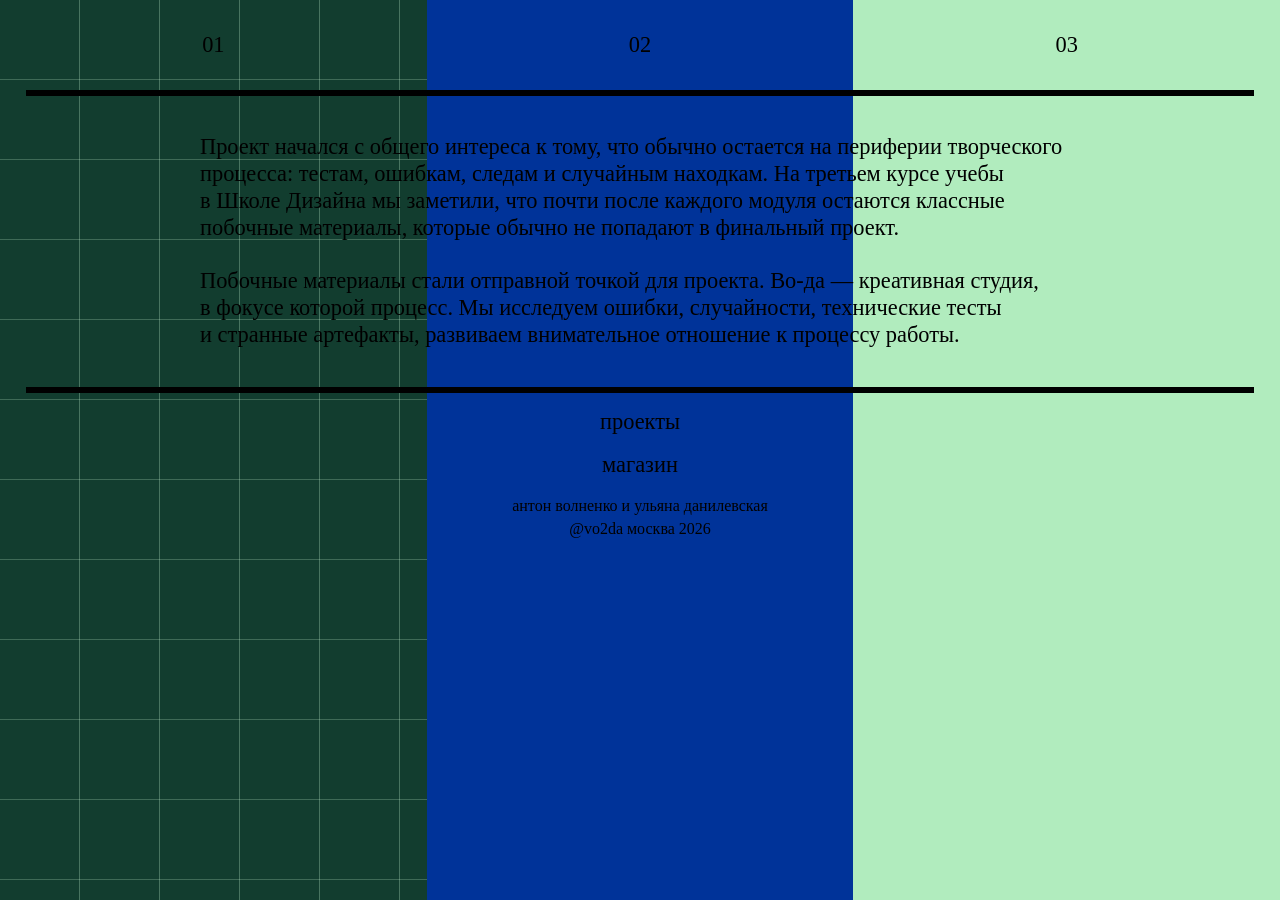
<file: index.html>
<!DOCTYPE html>
<html lang="ru">

<head>
    <meta charset="UTF-8">
    <meta name="viewport" content="width=device-width, initial-scale=1.0">
    <title>во-да</title>
    <link rel="icon" type="image/svg" href="/ico.svg">
    <link rel="stylesheet" href="./style.css?v=20260629">
</head>

<body>
    <style>
        .body__otherside,
        #nav__column--otherside {
            background-color: #123d2f;
            background-image:
                linear-gradient(rgba(210, 255, 220, 0.233) 1px, transparent 1px),
                linear-gradient(90deg, rgba(210, 255, 220, 0.283) 1px, transparent 1px),
                linear-gradient(rgba(210, 255, 220, 0.2) 0.5px, transparent 0.5px),
                linear-gradient(90deg, rgba(210, 255, 220, 0.2) 0.5px, transparent 0.5px);
            background-size: 5rem 5rem, 5rem 5rem, 1rem 1rem, 1rem 1rem;
            background-position: -1px -1px, -1px -1px, -0.5px -0.5px, -0.5px -0.5px;
        }

        .body__luminescent,
        #nav__column--luminescent {
            background-color: #B1ECBE;
        }

        .body__europe,
        #nav__column--europe {
            background-color: #003399;
        }
    </style>
    <nav>
        <section id="nav__column--otherside">
            <a href="/otherside.html">01</a>
        </section>

        <section id="nav__column--europe">
            <a href="/europe.html">02</a>
        </section>

        <section id="nav__column--luminescent">
            <a href="/luminescent.html">03</a>
        </section>
    </nav>
    <div class="main">
        <hr>
        <p>Проект начался с&nbsp;общего интереса к&nbsp;тому, что обычно остается на&nbsp;периферии творческого
            процесса: тестам, ошибкам, следам и&nbsp;случайным находкам. На&nbsp;третьем курсе учебы в&nbsp;Школе
            Дизайна мы&nbsp;заметили, что почти после каждого модуля остаются классные побочные материалы, которые
            обычно не&nbsp;попадают в&nbsp;финальный проект.<br />
            <br />
            Побочные материалы стали отправной точкой для проекта. Во-да &mdash; креативная студия, в&nbsp;фокусе
            которой
            процесс. Мы&nbsp;исследуем ошибки, случайности, технические тесты и&nbsp;странные артефакты, развиваем
            внимательное отношение к&nbsp;процессу работы.
        </p>
        <hr>
        <footer>
            <a href="/index.html">проекты</a>
            <a href="/shop.html">магазин</a>
            <h3>антон волненко и ульяна данилевская<br>@vo2da москва 2026
            </h3>
        </footer>
    </div>
</body>
</file>
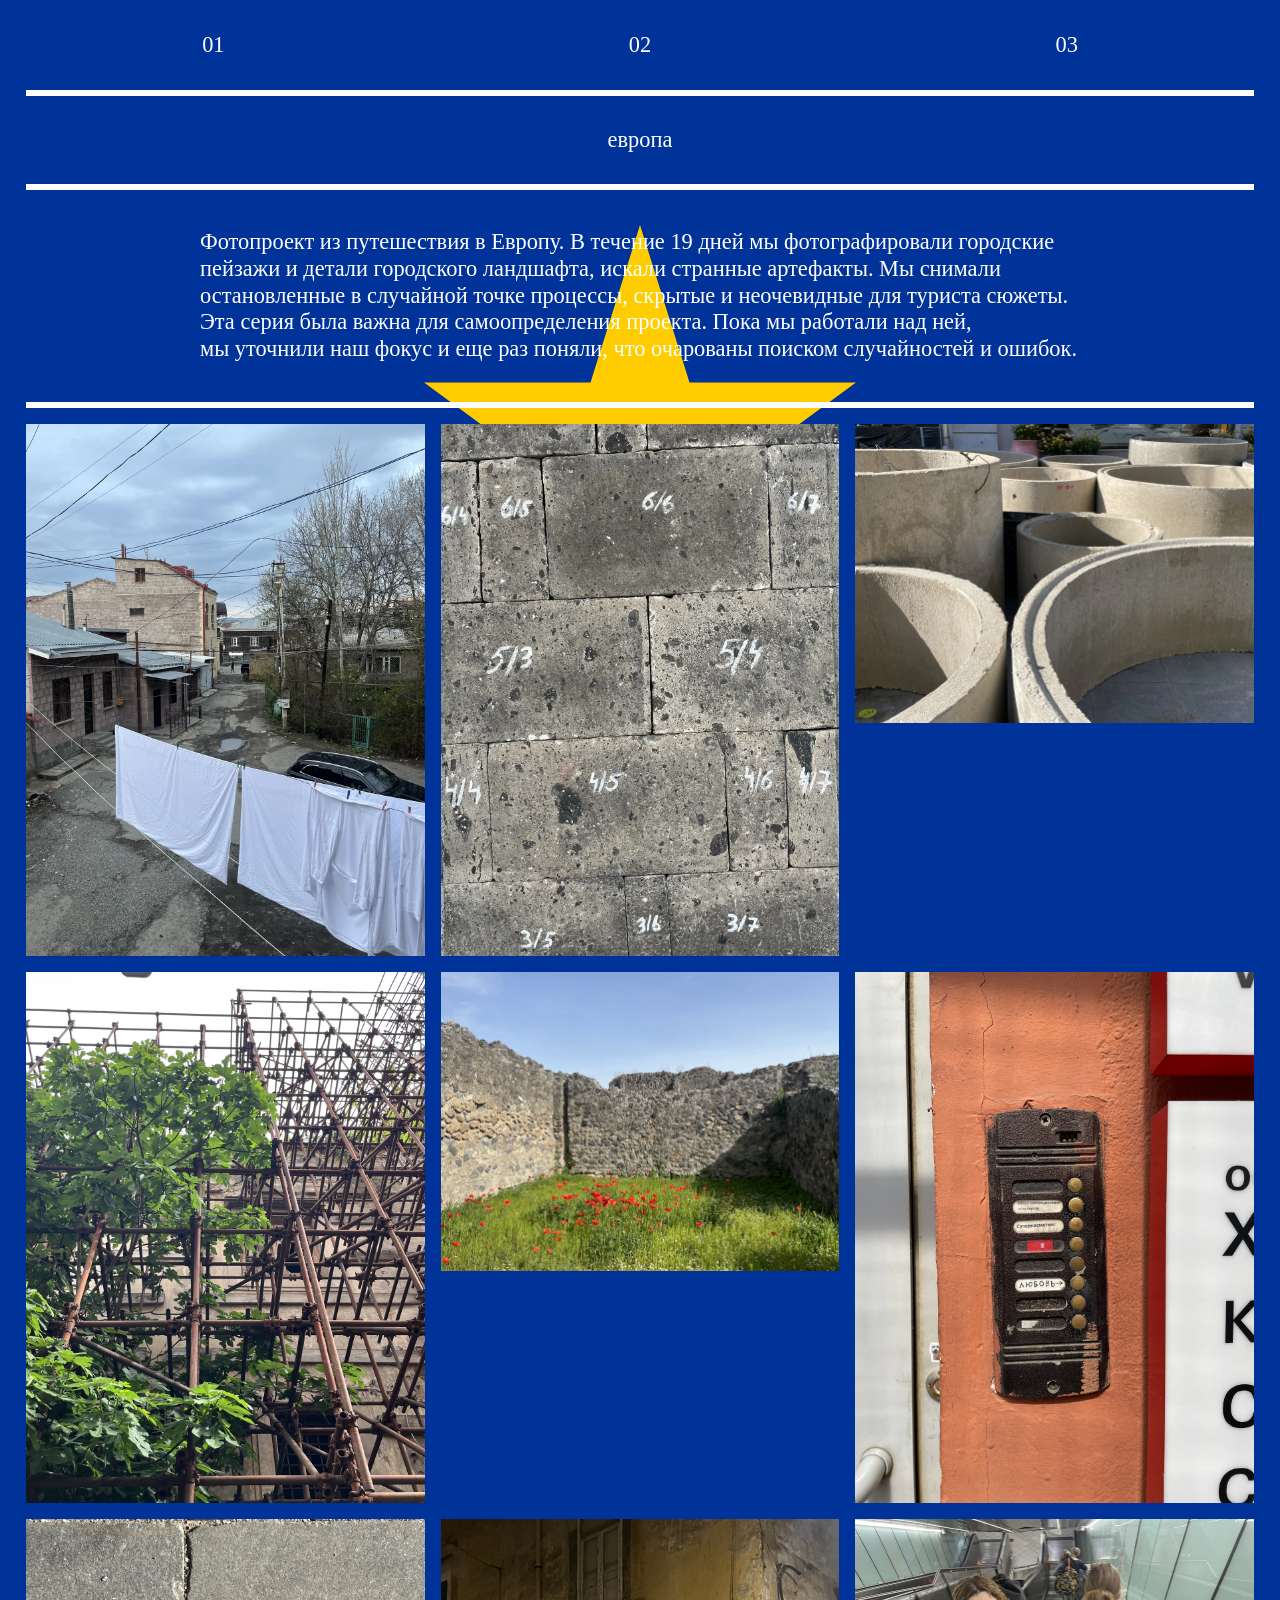
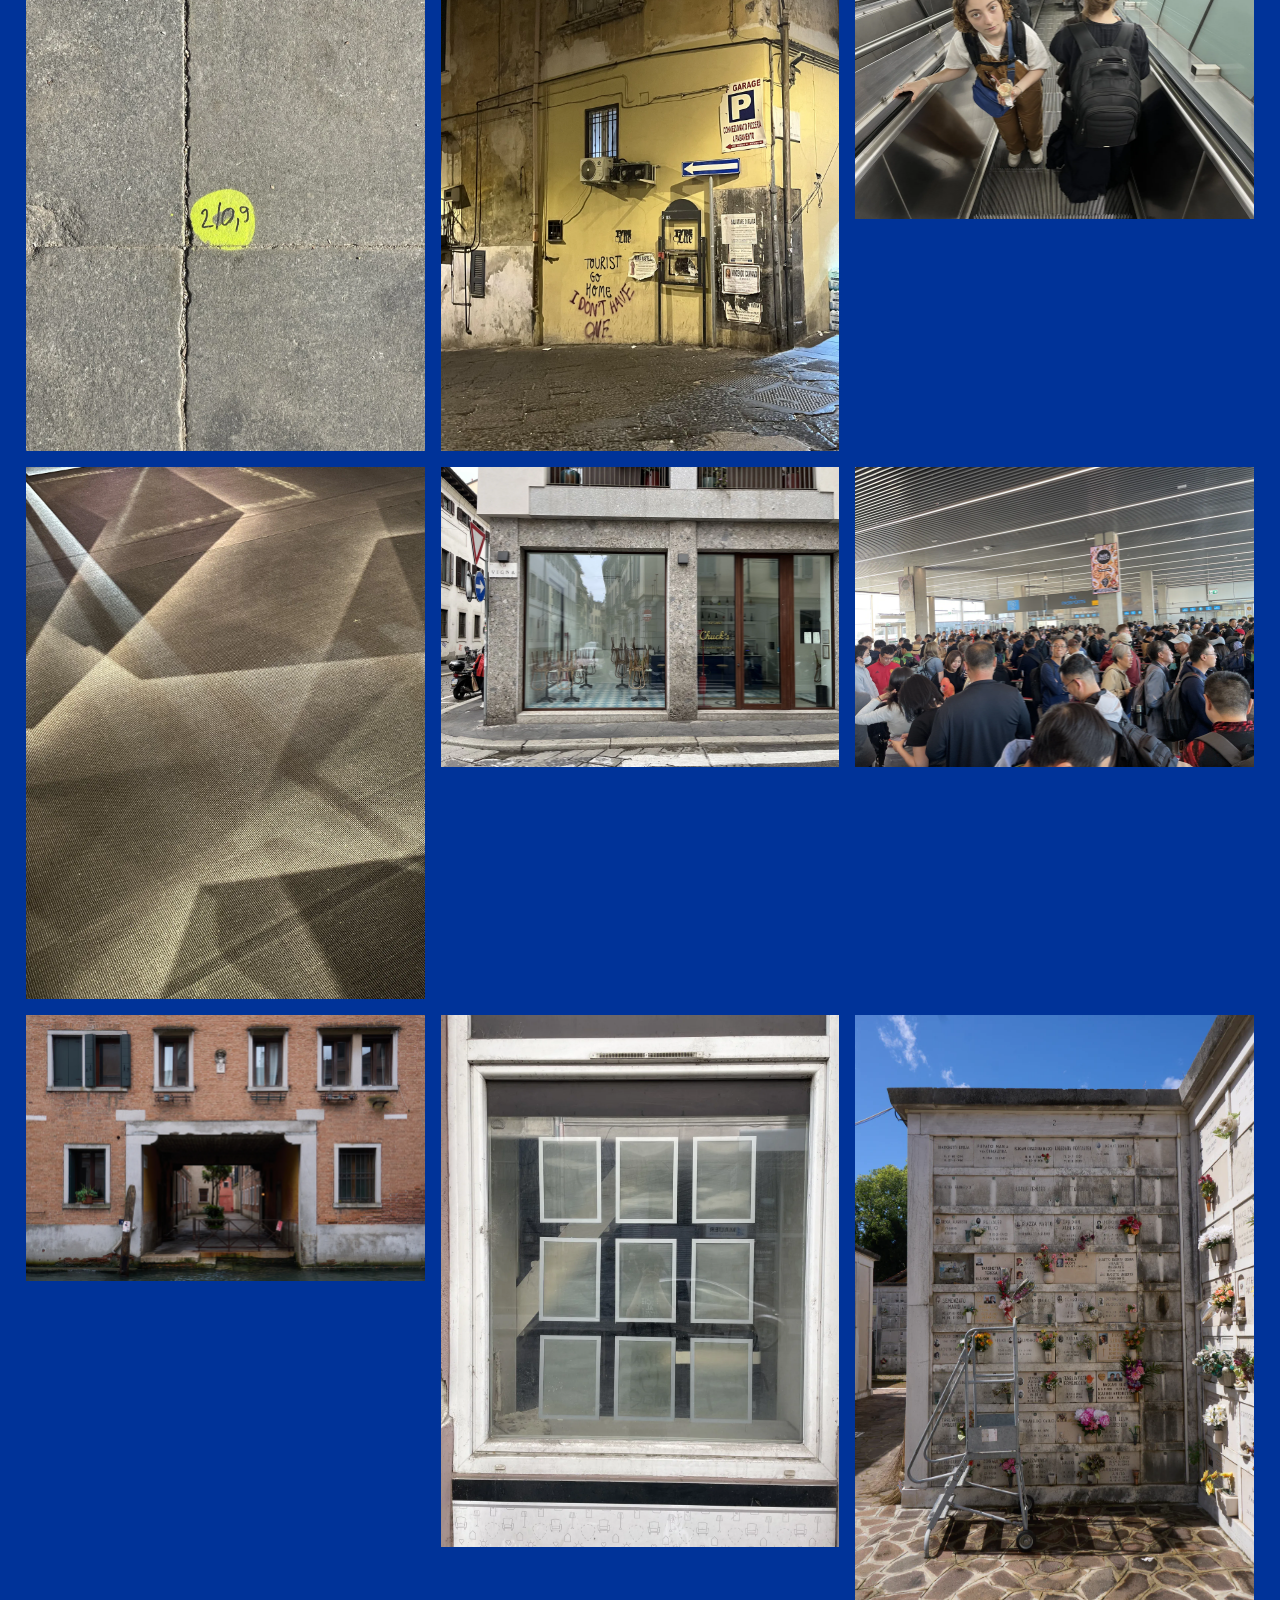
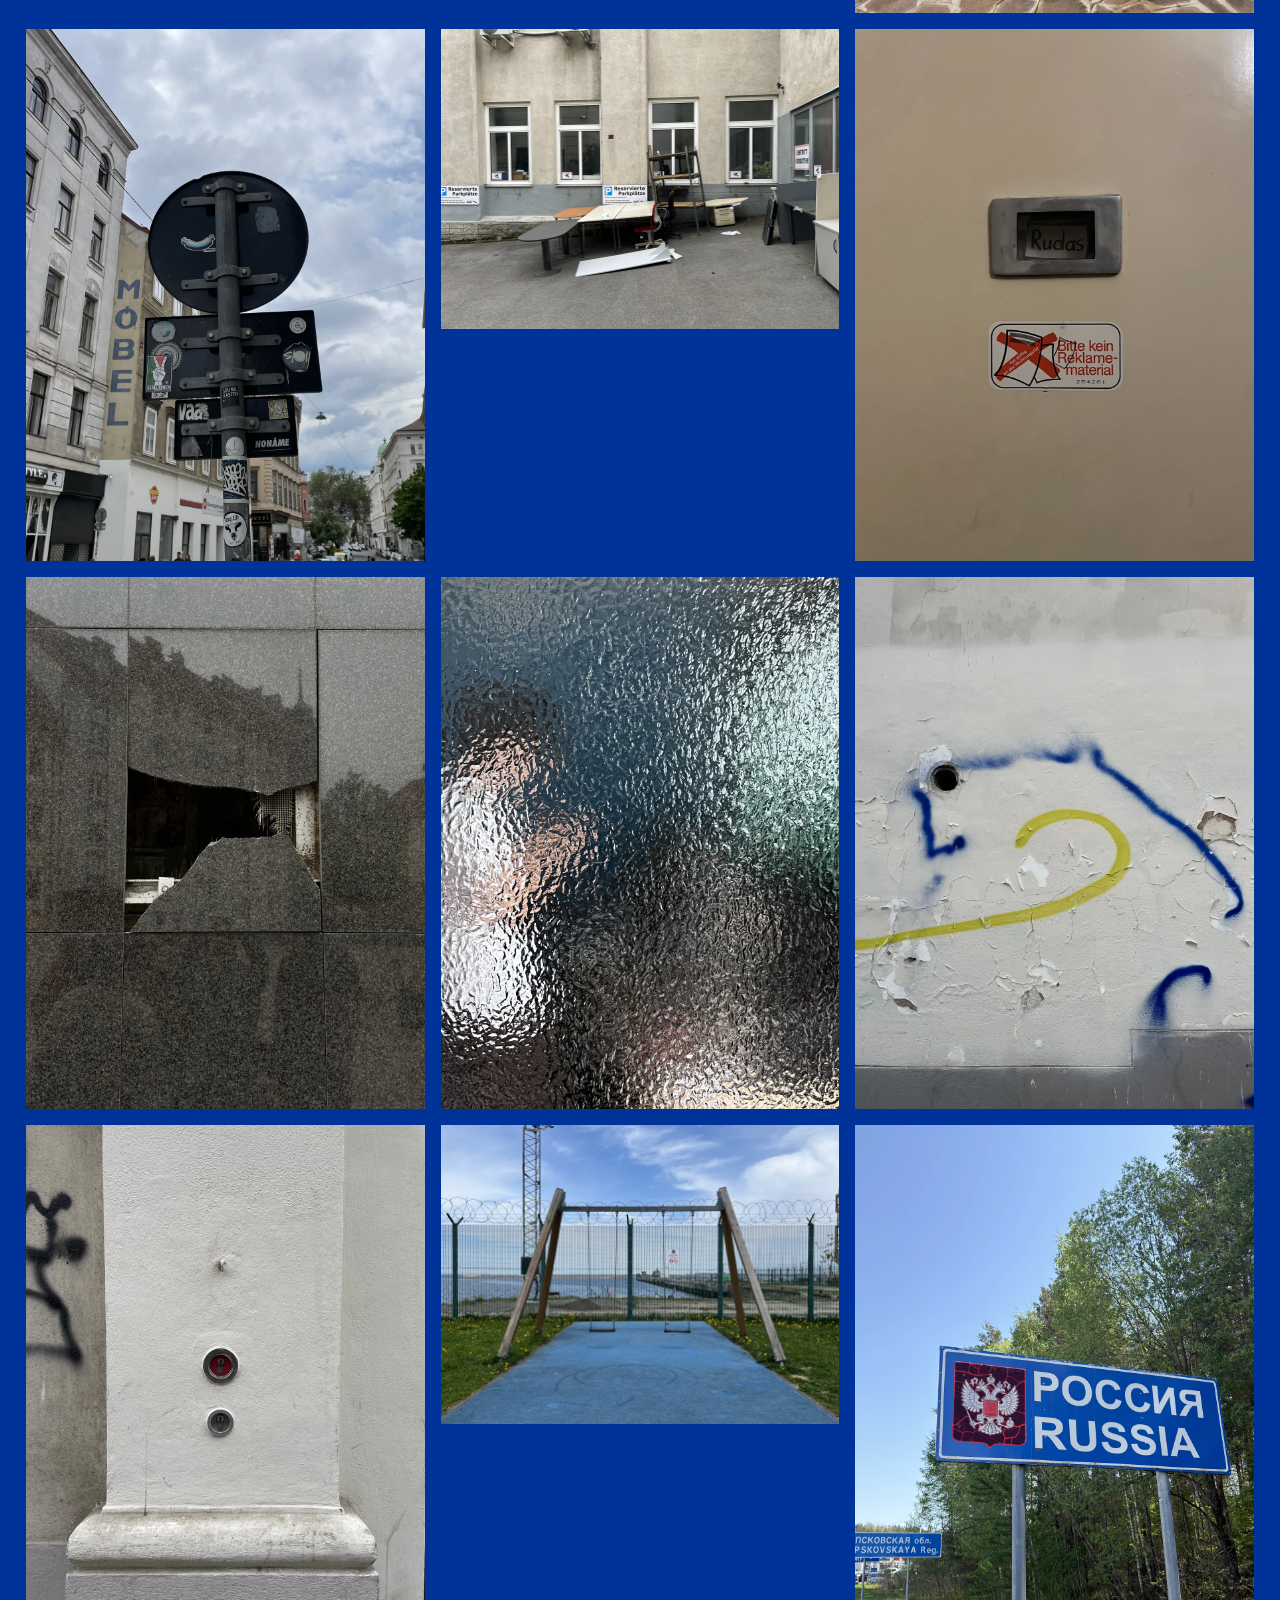
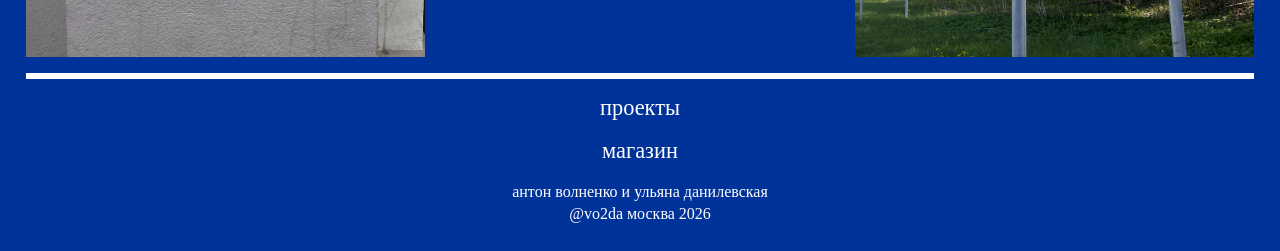
<file: europe.html>
<!DOCTYPE html>
<html lang="ru">

<head>
    <meta charset="UTF-8">
    <meta name="viewport" content="width=device-width, initial-scale=1.0">
    <title>во-да</title>
    <link rel="icon" type="image/svg" href="/ico.svg">
    <link rel="stylesheet" href="./style.css?v=20260629">
</head>

<body class="body__europe">
    <div class="europe-star" aria-hidden="true"></div>
    <nav>
        <section id="nav__column--otherside">
            <a href="/otherside.html">01</a>
        </section>

        <section id="nav__column--europe">
            <a href="/europe.html">02</a>
        </section>

        <section id="nav__column--luminescent">
            <a href="/luminescent.html">03</a>
        </section>
    </nav>
    <div class="main">
        <hr>
        <h1>европа</h1>
        <hr>
        <p>Фотопроект из&nbsp;путешествия в&nbsp;Европу. В&nbsp;течение 19&nbsp;дней
            мы&nbsp;фотографировали городские пейзажи и&nbsp;детали городского ландшафта, искали странные артефакты.
            Мы&nbsp;снимали остановленные в&nbsp;случайной точке процессы, скрытые и&nbsp;неочевидные для туриста
            сюжеты. Эта серия была важна для самоопределения проекта. Пока мы&nbsp;работали над ней, мы&nbsp;уточнили
            наш фокус и&nbsp;еще раз поняли, что очарованы поиском случайностей и&nbsp;ошибок.</p>
        <hr>
        <div class="main__grid">
            <img src="projects/europe/03-a.webp?v=20260629" width="1200" height="1600" loading="lazy" decoding="async">
            <img src="projects/europe/05-a.webp?v=20260629" width="1200" height="1600" loading="lazy" decoding="async">
            <img src="projects/europe/06-u.webp?v=20260629" width="1600" height="1200" loading="lazy" decoding="async">
            <img src="projects/europe/06-a.webp?v=20260629" width="1200" height="1600" loading="lazy" decoding="async">
            <img src="projects/europe/07-a.webp?v=20260629" width="1600" height="1200" loading="lazy" decoding="async">
            <img src="projects/europe/05-u.webp?v=20260629" width="1200" height="1600" loading="lazy" decoding="async">
            <img src="projects/europe/07-u.webp?v=20260629" width="1200" height="1600" loading="lazy" decoding="async">
            <img src="projects/europe/08-a.webp?v=20260629" width="1200" height="1600" loading="lazy" decoding="async">
            <img src="projects/europe/09-a.webp?v=20260629" width="1600" height="1200" loading="lazy" decoding="async">
            <img src="projects/europe/13-a.webp?v=20260629" width="1200" height="1600" loading="lazy" decoding="async">
            <img src="projects/europe/10-a.webp?v=20260629" width="1600" height="1200" loading="lazy" decoding="async">
            <img src="projects/europe/10-u.webp?v=20260629" width="1600" height="1200" loading="lazy" decoding="async">
            <img src="projects/europe/11-a.webp?v=20260629" width="1600" height="1067" loading="lazy" decoding="async">
            <img src="projects/europe/11-u.webp?v=20260629" width="1200" height="1600" loading="lazy" decoding="async">
            <img src="projects/europe/12-a.webp?v=20260629" width="1067" height="1600" loading="lazy" decoding="async">
            <img src="projects/europe/13-u.webp?v=20260629" width="1200" height="1600" loading="lazy" decoding="async">
            <img src="projects/europe/14-a.webp?v=20260629" width="1600" height="1200" loading="lazy" decoding="async">
            <img src="projects/europe/14-u.webp?v=20260629" width="1200" height="1600" loading="lazy" decoding="async">
            <img src="projects/europe/15-u.webp?v=20260629" width="1200" height="1600" loading="lazy" decoding="async">
            <img src="projects/europe/16-a.webp?v=20260629" width="1200" height="1600" loading="lazy" decoding="async">
            <img src="projects/europe/17-a.webp?v=20260629" width="1200" height="1600" loading="lazy" decoding="async">
            <img src="projects/europe/17-u.webp?v=20260629" width="1200" height="1600" loading="lazy" decoding="async">
            <img src="projects/europe/18-a.webp?v=20260629" width="1600" height="1200" loading="lazy" decoding="async">
            <img src="projects/europe/19-a.webp?v=20260629" width="1200" height="1600" loading="lazy" decoding="async">
        </div>
        <hr>
        <footer>
            <a href="/index.html">проекты</a>
            <a href="/shop.html">магазин</a>
            <h3>антон волненко и ульяна данилевская<br>@vo2da москва 2026
            </h3>
        </footer>
    </div>
    <script>
        (() => {
            const star = document.querySelector('.europe-star');
            if (!star) return;

            const slowPlusSpeed = 0.1;
            let ticking = false;

            const rotateStar = () => {
                star.style.setProperty('--europe-star-rotation', `${window.scrollY * slowPlusSpeed}deg`);
                ticking = false;
            };

            window.addEventListener('scroll', () => {
                if (!ticking) {
                    window.requestAnimationFrame(rotateStar);
                    ticking = true;
                }
            }, { passive: true });

            rotateStar();
        })();
    </script>
</body>
</file>
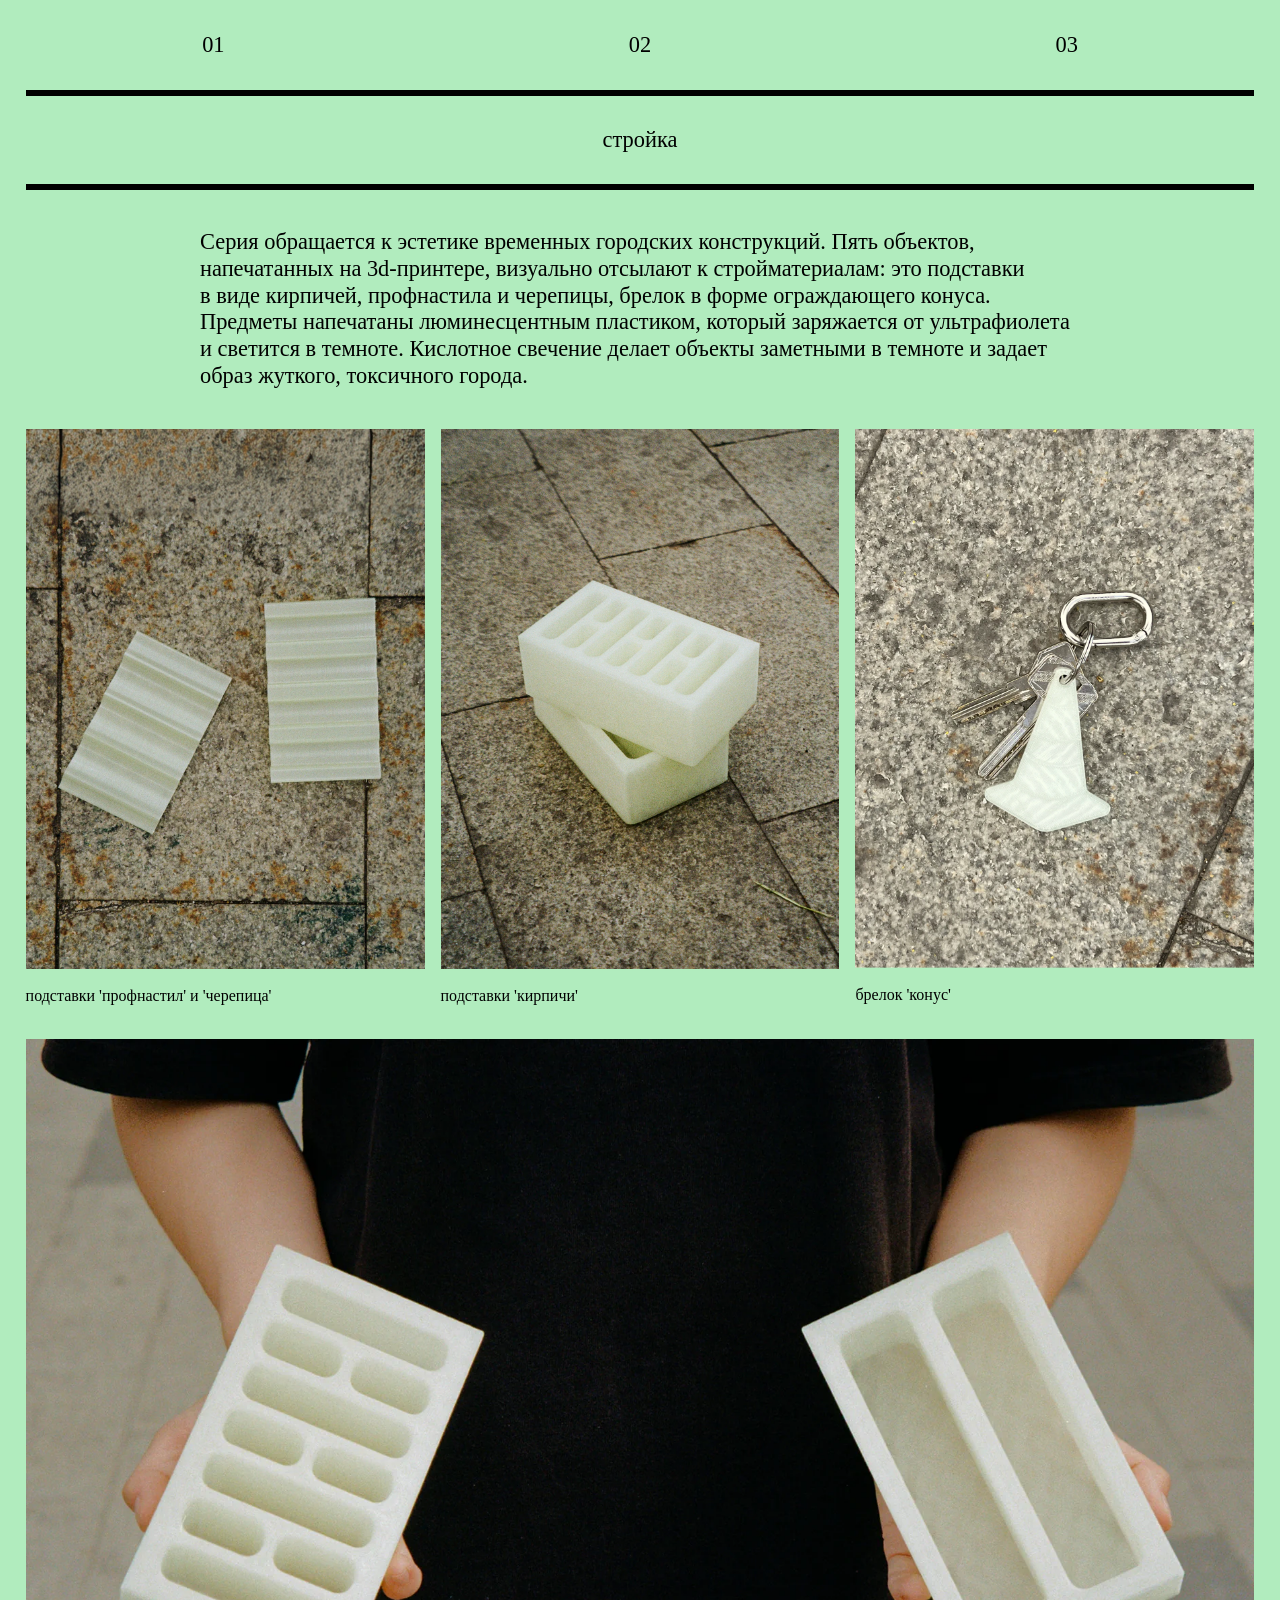
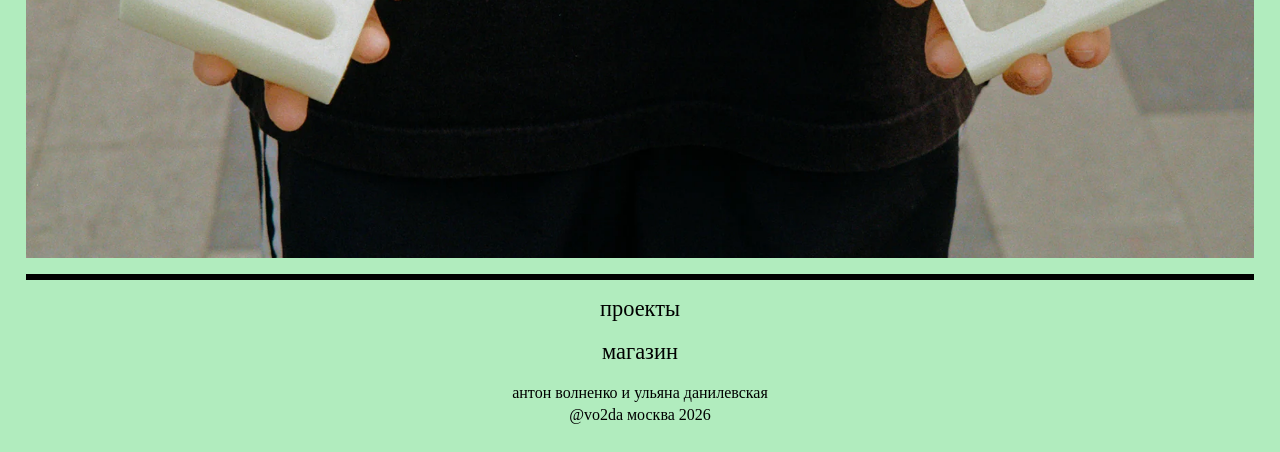
<file: luminescent.html>
<!DOCTYPE html>
<html lang="ru">

<head>
    <meta charset="UTF-8">
    <meta name="viewport" content="width=device-width, initial-scale=1.0">
    <title>во-да</title>
    <link rel="icon" type="image/svg" href="/ico.svg">
    <link rel="stylesheet" href="./style.css?v=20260629">
</head>

<body class="body__luminescent">
    <nav>
        <section id="nav__column--otherside">
            <a href="/otherside.html">01</a>
        </section>

        <section id="nav__column--europe">
            <a href="/europe.html">02</a>
        </section>

        <section id="nav__column--luminescent">
            <a href="/luminescent.html">03</a>
        </section>
    </nav>
    <div class="main">
        <hr>
        <h1>стройка</h1>
        <hr>
        <p>Серия обращается к&nbsp;эстетике временных городских конструкций. Пять объектов, напечатанных
            на&nbsp;3d-принтере, визуально
            отсылают к&nbsp;стройматериалам: это подставки в&nbsp;виде кирпичей, профнастила и&nbsp;черепицы, брелок
            в&nbsp;форме ограждающего конуса. Предметы напечатаны люминесцентным пластиком, который заряжается
            от&nbsp;ультрафиолета и&nbsp;светится в&nbsp;темноте. Кислотное свечение делает объекты заметными
            в&nbsp;темноте
            и&nbsp;задает образ жуткого, токсичного города.</p>

        <div class="main__grid">
            <article>
                <img src="./pics/003126070038 1.webp?v=20260629" width="1186" height="1606" loading="lazy" decoding="async">
                <h3>подставки 'профнастил' и 'черепица'</h3>
            </article>
            <article>
                <img src="./pics/003126070037 1.webp?v=20260629" width="1186" height="1606" loading="lazy" decoding="async">
                <h3>подставки 'кирпичи'</h3>
            </article>
            <article>
                <img src="./pics/IMG_7921 1.webp?v=20260629" width="1186" height="1604" loading="lazy" decoding="async">
                <h3>брелок 'конус'</h3>
            </article>
        </div>
        <img src="./pics/003126070038 2.webp?v=20260629" width="1800" height="1200" loading="lazy" decoding="async">
        <hr>
        <footer>
            <a href="/index.html">проекты</a>
            <a href="/shop.html">магазин</a>
            <h3>антон волненко и ульяна данилевская<br>@vo2da москва 2026
            </h3>
        </footer>
    </div>
</body>
</file>
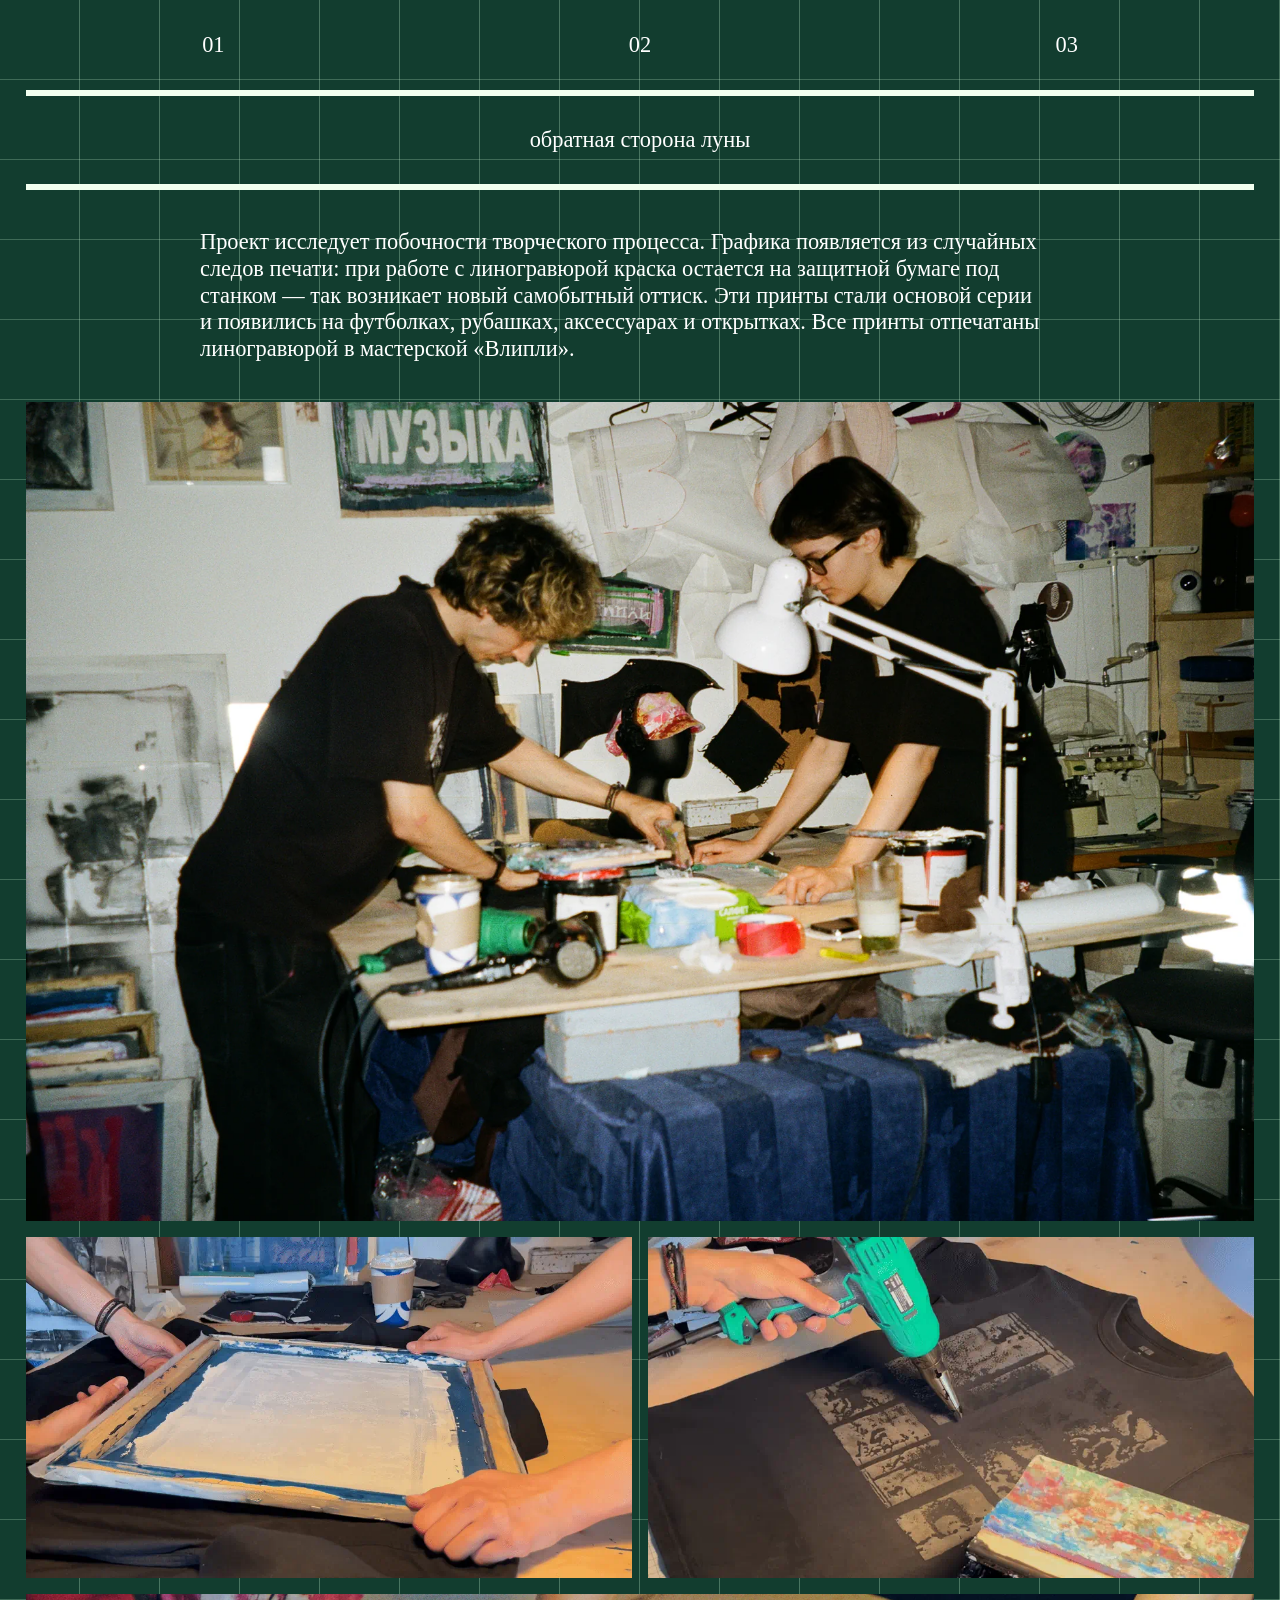
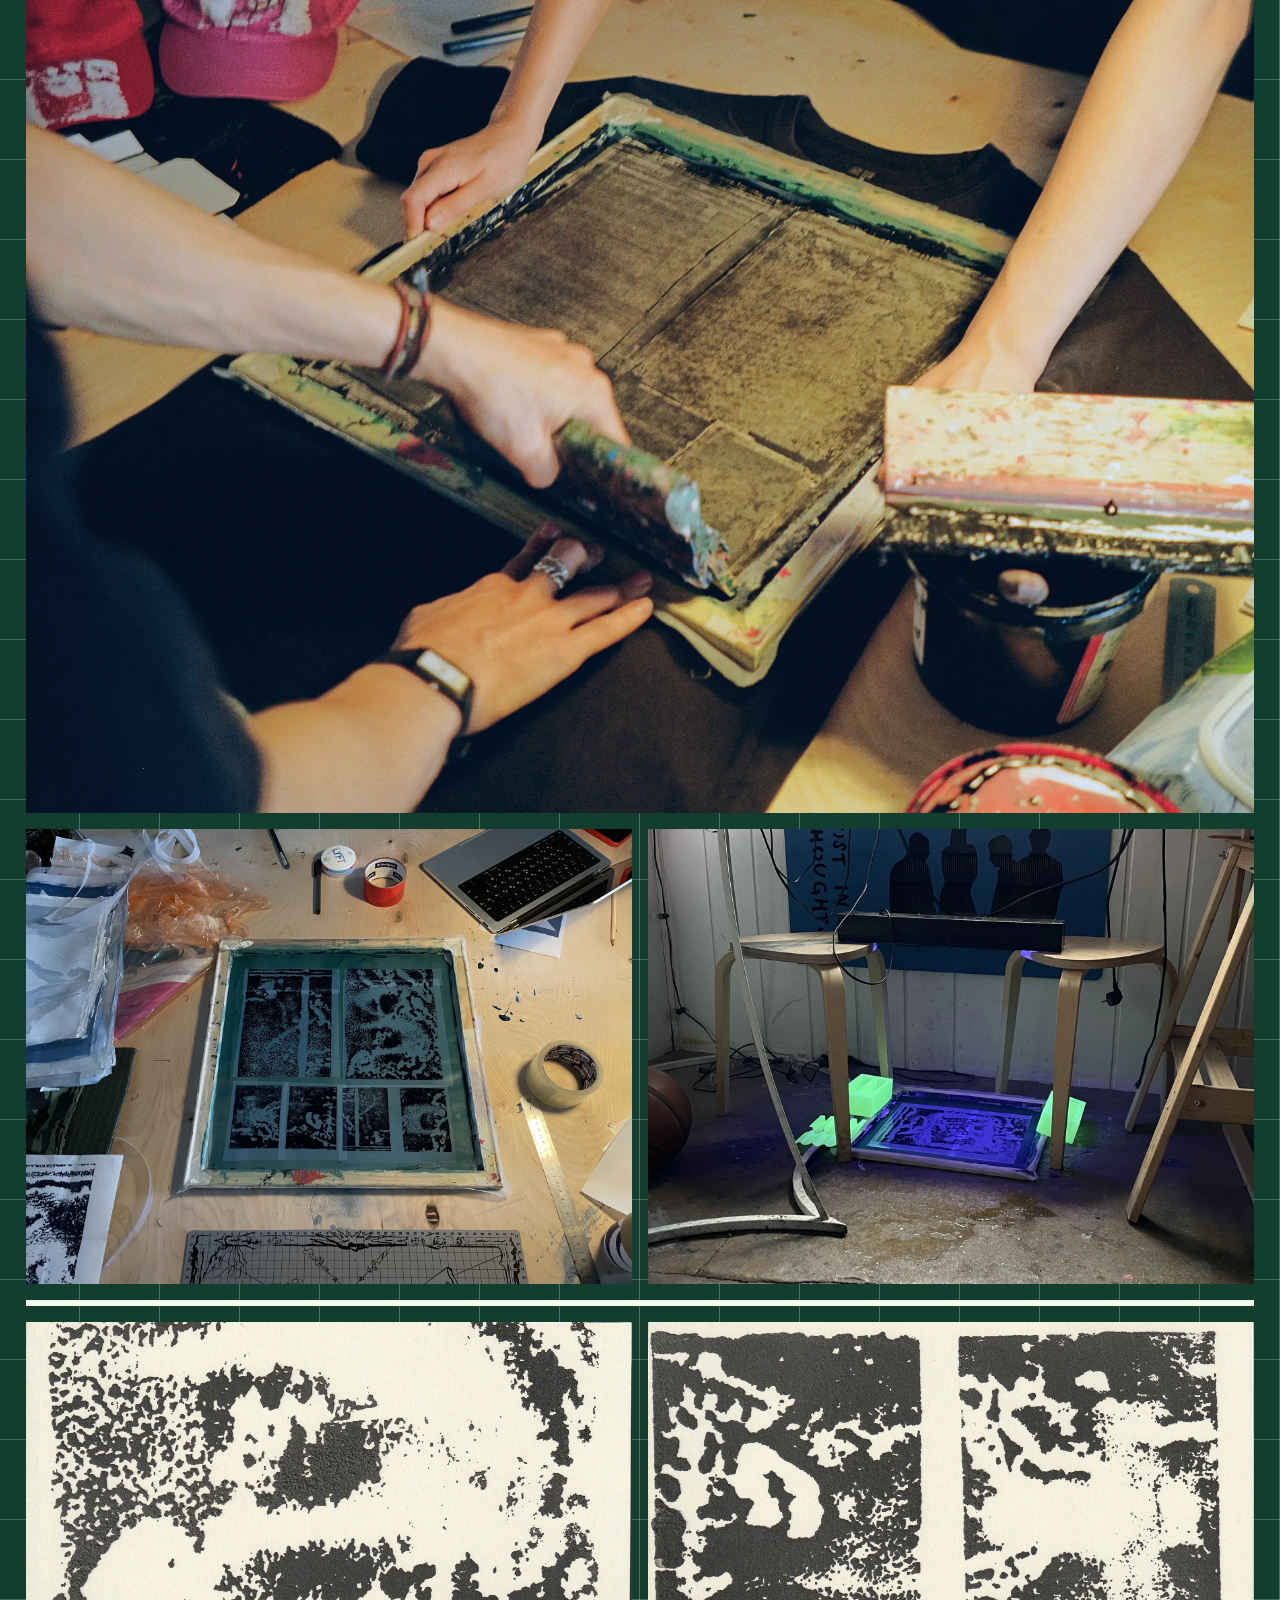
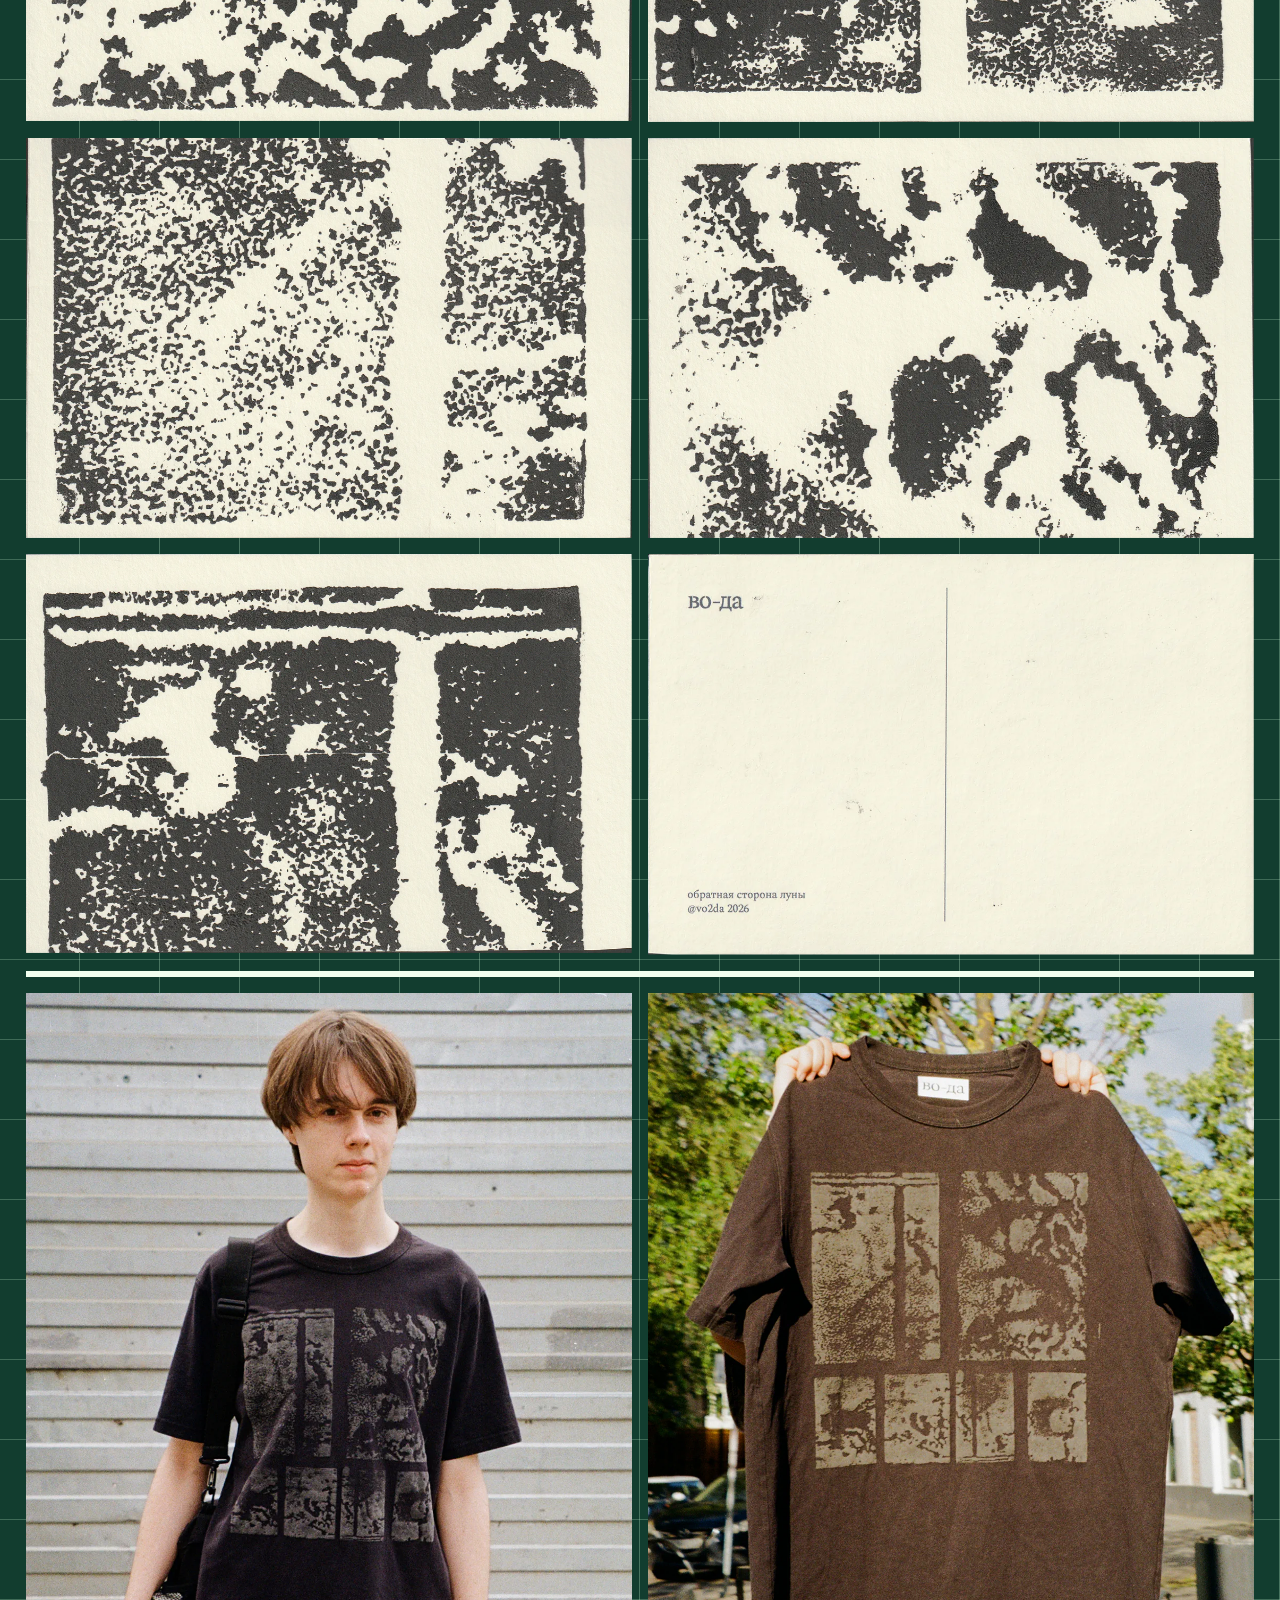
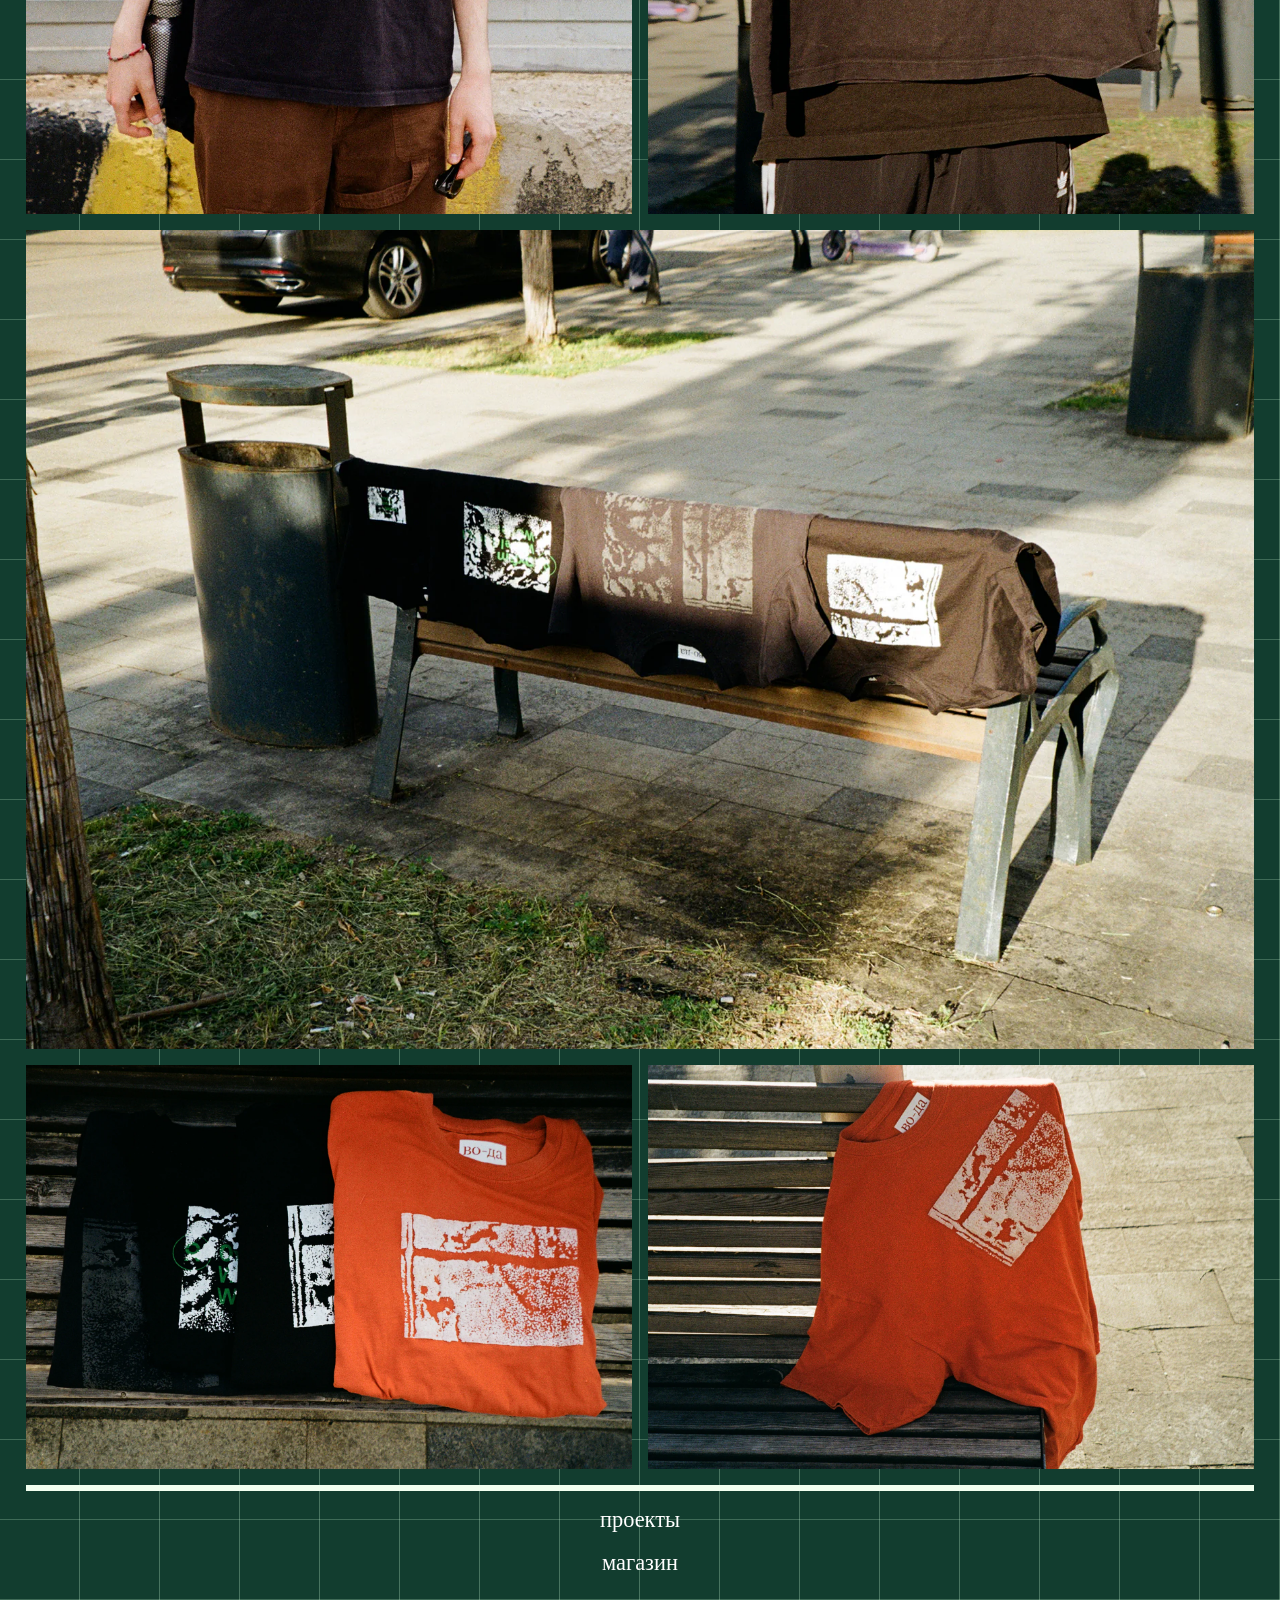
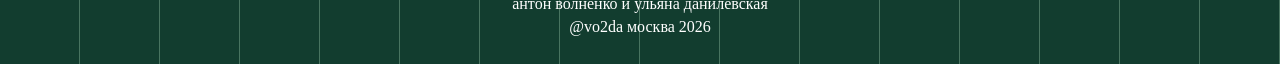
<file: otherside.html>
<!DOCTYPE html>
<html lang="ru">

<head>
    <meta charset="UTF-8">
    <meta name="viewport" content="width=device-width, initial-scale=1.0">
    <title>во-да</title>
    <link rel="icon" type="image/svg" href="/ico.svg">
    <link rel="stylesheet" href="./style.css?v=20260629">
</head>

<body class="body__otherside">
    <nav>
        <section id="nav__column--otherside">
            <a href="/otherside.html">01</a>
        </section>

        <section id="nav__column--europe">
            <a href="/europe.html">02</a>
        </section>

        <section id="nav__column--luminescent">
            <a href="/luminescent.html">03</a>
        </section>
    </nav>
    <div class="main">
        <hr>
        <h1>обратная сторона луны</h1>
        <hr>
        <p>Проект исследует побочности творческого процесса. Графика появляется из&nbsp;случайных следов печати:
            при работе с&nbsp;линогравюрой краска остается на&nbsp;защитной бумаге под станком&nbsp;&mdash; так
            возникает новый самобытный оттиск. Эти принты стали основой серии и&nbsp;появились на&nbsp;футболках,
            рубашках, аксессуарах и&nbsp;открытках. Все принты отпечатаны линогравюрой в&nbsp;мастерской «Влипли».</p>

        <img src="./pics/003126070005 8.webp?v=20260629" width="1800" height="1200" loading="lazy" decoding="async">
        <div class="image-pair">
            <img src="./pics/IMG_7817_00-39_to_00-44_natural.webp?v=20260629" width="1039" height="584" loading="lazy" decoding="async">
            <img src="./pics/IMG_7830_00-20_to_00-26_little_zoom_natural.webp?v=20260629" width="890" height="500" loading="lazy" decoding="async">
        </div>
        <img src="./pics/003126070005 7.webp?v=20260629" width="1800" height="1200" loading="lazy" decoding="async">
        <div class="image-pair">
            <img src="./pics/IMG_8281.webp?v=20260629" width="1800" height="1350" loading="lazy" decoding="async">
            <img src="./pics/IMG_8278.webp?v=20260629" width="1800" height="1350" loading="lazy" decoding="async">
        </div>
        <hr>
        <div class="image-pair">
            <img src="./pics/Untitled 3 1.webp?v=20260629" width="1141" height="752" loading="lazy" decoding="async">
            <img src="./pics/Untitled 4 2.webp?v=20260629" width="1141" height="753" loading="lazy" decoding="async">
        </div>
        <div class="image-pair">
            <img src="./pics/Untitled 3 2.webp?v=20260629" width="1141" height="752" loading="lazy" decoding="async">
            <img src="./pics/Untitled 5 3.webp?v=20260629" width="1141" height="752" loading="lazy" decoding="async">
        </div>
        <div class="image-pair">
            <img src="./pics/Untitled 5 1.webp?v=20260629" width="1141" height="752" loading="lazy" decoding="async">
            <img src="./pics/Untitled 8 1.webp?v=20260629" width="1141" height="755" loading="lazy" decoding="async">
        </div>
        <hr>
        <div class="image-pair">
            <img src="./pics/003126070005 6.webp?v=20260629" width="1186" height="1606" loading="lazy" decoding="async">
            <img src="./pics/003126070005 1.webp?v=20260629" width="1186" height="1606" loading="lazy" decoding="async">
        </div>
        <img src="./pics/003126070005 2.webp?v=20260629" width="1800" height="1200" loading="lazy" decoding="async">
        <div class="image-pair">
            <img src="./pics/003126070005 3.webp?v=20260629" width="1800" height="1200" loading="lazy" decoding="async">
            <img src="./pics/003126070005 4.webp?v=20260629" width="1800" height="1200" loading="lazy" decoding="async">
        </div>
        <hr>
        <footer>
            <a href="/index.html">проекты</a>
            <a href="/shop.html">магазин</a>
            <h3>антон волненко и ульяна данилевская<br>@vo2da москва 2026
            </h3>
        </footer>
    </div>
</body>
</file>
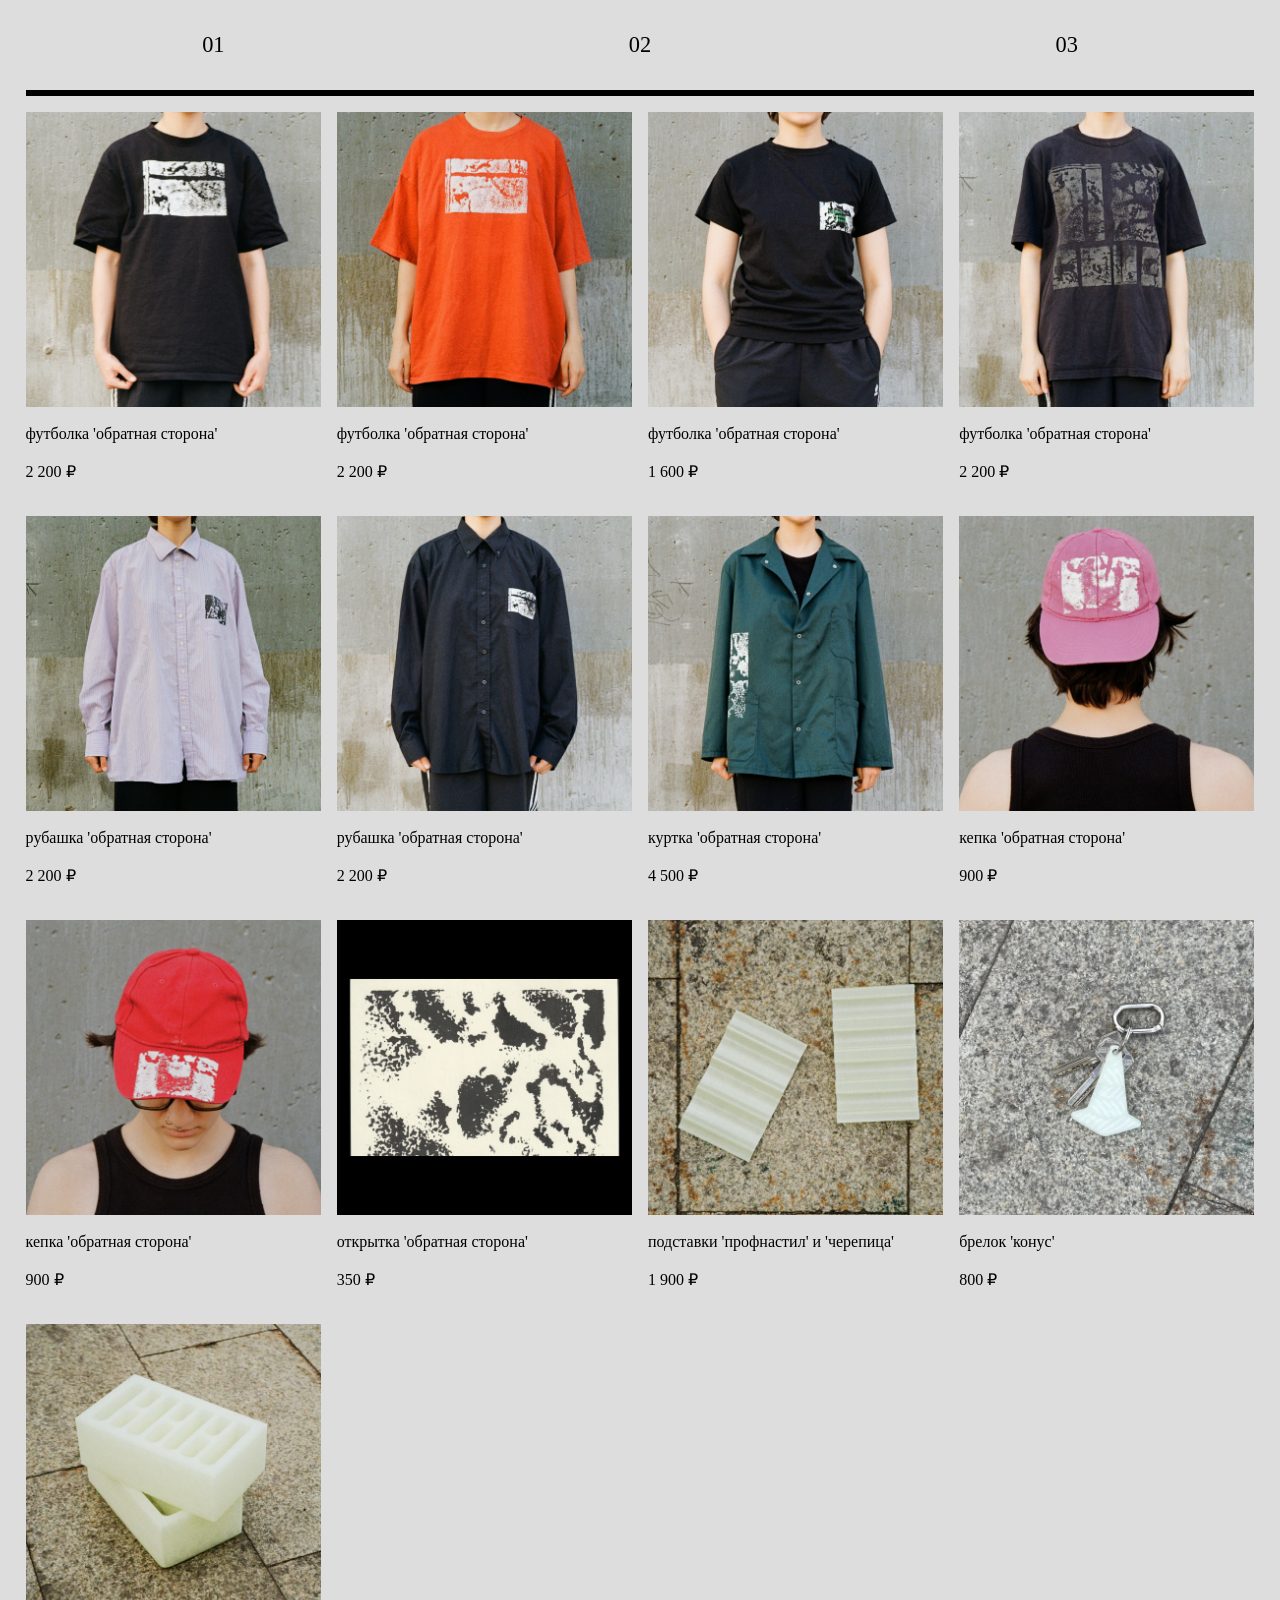
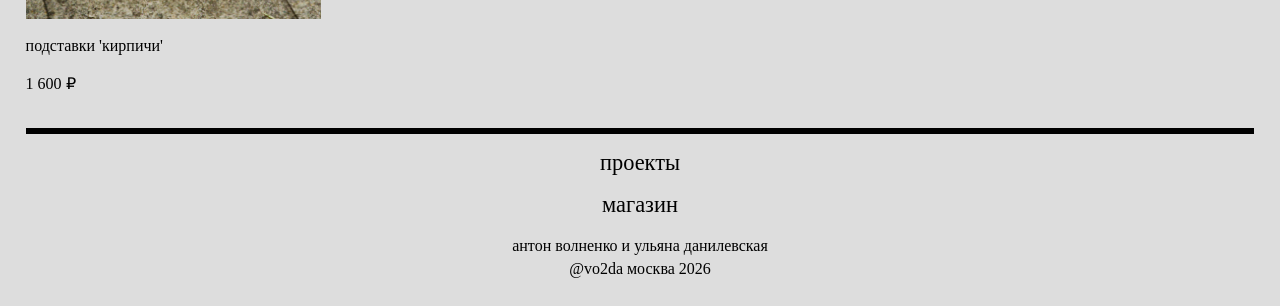
<file: shop.html>
<!DOCTYPE html>
<html lang="ru">

<head>
    <meta charset="UTF-8">
    <meta name="viewport" content="width=device-width, initial-scale=1.0">
    <title>во-да</title>
    <link rel="icon" type="image/svg" href="/ico.svg">
    <link rel="stylesheet" href="./style.css?v=20260629">
</head>

<body>
    <style>
        body {
            background-color: #ddd;
        }
    </style>
    <nav>
        <section id="nav__column--otherside">
            <a href="/otherside.html">01</a>
        </section>

        <section id="nav__column--europe">
            <a href="/europe.html">02</a>
        </section>

        <section id="nav__column--luminescent">
            <a href="/luminescent.html">03</a>
        </section>
    </nav>
    <div class="main">
        <hr>
        <div class="main__grid--shop">
            <article>
                <img src="./pics/01.webp?v=20260629" width="1200" height="1200" loading="lazy" decoding="async" alt="футболка 'обратная сторона'">
                <h3>футболка 'обратная сторона'</h3>
                <h3>2 200 &#x20BD;</h3>
            </article>
            <article>
                <img src="./pics/02.webp?v=20260629" width="1200" height="1200" loading="lazy" decoding="async" alt="футболка 'обратная сторона'">
                <h3>футболка 'обратная сторона'</h3>
                <h3>2 200 &#x20BD;</h3>
            </article>
            <article>
                <div class="product-image product-image--swap">
                    <img class="product-image__main" src="./pics/03a.webp?v=20260629" width="1200" height="1200" loading="lazy" decoding="async" alt="футболка 'обратная сторона'">
                    <img class="product-image__hover" src="./pics/03b.webp?v=20260629" width="1200" height="1200" loading="lazy" decoding="async" alt="">
                </div>
                <h3>футболка 'обратная сторона'</h3>
                <h3>1 600 &#x20BD;</h3>
            </article>
            <article>
                <img src="./pics/04.webp?v=20260629" width="1200" height="1200" loading="lazy" decoding="async" alt="футболка 'обратная сторона'">
                <h3>футболка 'обратная сторона'</h3>
                <h3>2 200 &#x20BD;</h3>
            </article>
            <article>
                <div class="product-image product-image--swap">
                    <img class="product-image__main" src="./pics/05a.webp?v=20260629" width="1200" height="1200" loading="lazy" decoding="async" alt="рубашка 'обратная сторона'">
                    <img class="product-image__hover" src="./pics/05b.webp?v=20260629" width="1200" height="1200" loading="lazy" decoding="async" alt="">
                </div>
                <h3>рубашка 'обратная сторона'</h3>
                <h3>2 200 &#x20BD;</h3>
            </article>
            <article>
                <div class="product-image product-image--swap">
                    <img class="product-image__main" src="./pics/06a.webp?v=20260629" width="1200" height="1200" loading="lazy" decoding="async" alt="рубашка 'обратная сторона'">
                    <img class="product-image__hover" src="./pics/06b.webp?v=20260629" width="1200" height="1200" loading="lazy" decoding="async" alt="">
                </div>
                <h3>рубашка 'обратная сторона'</h3>
                <h3>2 200 &#x20BD;</h3>
            </article>
            <article>
                <div class="product-image product-image--swap">
                    <img class="product-image__main" src="./pics/07a.webp?v=20260629" width="1200" height="1200" loading="lazy" decoding="async" alt="куртка 'обратная сторона'">
                    <img class="product-image__hover" src="./pics/07b.webp?v=20260629" width="1200" height="1200" loading="lazy" decoding="async" alt="">
                </div>
                <h3>куртка 'обратная сторона'</h3>
                <h3>4 500 &#x20BD;</h3>
            </article>
            <article>
                <img src="./pics/08.webp?v=20260629" width="1200" height="1200" loading="lazy" decoding="async" alt="кепка 'обратная сторона'">
                <h3>кепка 'обратная сторона'</h3>
                <h3>900 &#x20BD;</h3>
            </article>
            <article>
                <img src="./pics/09.webp?v=20260629" width="1200" height="1200" loading="lazy" decoding="async" alt="кепка 'обратная сторона'">
                <h3>кепка 'обратная сторона'</h3>
                <h3>900 &#x20BD;</h3>
            </article>
            <article>
                <div class="product-image product-image--swap">
                    <img class="product-image__main" src="./pics/12a.webp?v=20260629" width="1200" height="1200" loading="lazy" decoding="async" alt="открытка 'обратная сторона'">
                    <img class="product-image__hover" src="./pics/12b.webp?v=20260629" width="1200" height="1200" loading="lazy" decoding="async" alt="">
                </div>
                <h3>открытка 'обратная сторона'</h3>
                <h3>350 &#x20BD;</h3>
            </article>
            <article>
                <img src="./pics/13.webp?v=20260629" width="1200" height="1200" loading="lazy" decoding="async" alt="подставки 'профнастил' и 'черепица'">
                <h3>подставки 'профнастил' и 'черепица'</h3>
                <h3>1 900 &#x20BD;</h3>
            </article>
            <article>
                <div class="product-image product-image--swap">
                    <img class="product-image__main" src="./pics/10a.webp?v=20260629" width="1200" height="1200" loading="lazy" decoding="async" alt="брелок 'конус'">
                    <img class="product-image__hover" src="./pics/10a-1.webp?v=20260629" width="1200" height="1200" loading="lazy" decoding="async" alt="">
                </div>
                <h3>брелок 'конус'</h3>
                <h3>800 &#x20BD;</h3>
            </article>
            <article>
                <div class="product-image product-image--swap">
                    <img class="product-image__main" src="./pics/11a.webp?v=20260629" width="1200" height="1200" loading="lazy" decoding="async" alt="подставки 'кирпичи'">
                    <img class="product-image__hover" src="./pics/11a-1.webp?v=20260629" width="1200" height="1200" loading="lazy" decoding="async" alt="">
                </div>
                <h3>подставки 'кирпичи'</h3>
                <h3>1 600 &#x20BD;</h3>
            </article>
        </div>
        <hr>
        <footer>
            <a href="/index.html">проекты</a>
            <a href="/shop.html">магазин</a>
            <h3>антон волненко и ульяна данилевская<br>@vo2da москва 2026
            </h3>
        </footer>
    </div>
</body>
</file>
<file: style.css>
body {
    width: 100vw;
    height: 100vh;

    margin: 0;
    display: flex;

    background-color: white;
}

*,
*::before,
*::after {
    box-sizing: border-box;
}

@font-face {
    font-family: "Wremena";
    src:
        url("font/Wremena\ Regular.otf") format("otf"),
        url("font/Wremena\ Regular.woff") format("woff");
    font-weight: 400;
    font-style: normal;
}

@font-face {
    font-family: "Wremena";
    src:
        url("font/Wremena\ Light.otf") format("otf"),
        url("font/Wremena\ Light.woff") format("woff");
    font-weight: 200;
    font-style: normal;
}

@font-face {
    font-family: "Wremena";
    src:
        url("font/Wremena\ Bold.otf") format("otf"),
        url("font/Wremena\ Bold.woff") format("woff");
    font-weight: 600;
    font-style: normal;
}

a,
p,
h1,
h3 {
    padding: 0;
    text-box: trim-both cap alphabetic;

    font-size: 1.4rem;
    line-height: 120%;
    font-family: Spectral;
    font-weight: 200;
    text-decoration: none;
    font-variant-numeric: lining-nums;

    max-width: 55rem;

    color: black;
}

h1,
h3,
footer a {
    text-align: center;
}

h3 {
    margin-block: 0;
    letter-spacing: 2%;
    line-height: 140%;
    font-size: 1rem;
}

a:hover {
    text-decoration: underline 6px;
}

nav {
    width: 100%;
    height: 100%;

    display: flex;
}

nav section {
    display: flex;

    width: 100%;
    height: 100%;
    padding-top: 2rem;

    justify-content: center;
    align-items: flex-start;
}

.body__otherside,
#nav__column--otherside:has(a:hover) {
    background-color: #123d2f;
    background-image:
        linear-gradient(rgba(210, 255, 220, 0.233) 1px, transparent 1px),
        linear-gradient(90deg, rgba(210, 255, 220, 0.283) 1px, transparent 1px),
        linear-gradient(rgba(210, 255, 220, 0.2) 0.5px, transparent 0.5px),
        linear-gradient(90deg, rgba(210, 255, 220, 0.2) 0.5px, transparent 0.5px);
    background-size: 5rem 5rem, 5rem 5rem, 1rem 1rem, 1rem 1rem;
    background-position: -1px -1px, -1px -1px, -0.5px -0.5px, -0.5px -0.5px;
}

.body__otherside a,
.body__otherside p,
.body__otherside h1,
.body__otherside h3 {
    color: #fff;
}

.body__otherside a:hover {
    color: #fff;
    text-decoration: underline 6px;
}

.body__otherside hr {
    border-top-color: #f2fff0;
}

.body__luminescent,
#nav__column--luminescent:has(a:hover) {
    background-color: #B1ECBE;
}

.body__europe,
#nav__column--europe:has(a:hover) {
    background-color: #003399;
}

.body__europe a,
.body__europe p,
.body__europe h1,
.body__europe h3 {
    color: white;
}

.body__europe a:hover {
    color: #fff;
    text-decoration: underline 6px;
}

.body__europe hr {
    border-top-color: white;
}

.body__europe {
    isolation: isolate;
}

.europe-star {
    --europe-star-rotation: 0deg;

    position: fixed;
    left: 50%;
    top: 50%;
    z-index: -10;

    width: 50vmin;
    aspect-ratio: 1;

    background-color: #FFCC00;
    clip-path: polygon(50% 0%, 61% 35%, 98% 35%, 68% 57%, 79% 91%, 50% 70%, 21% 91%, 32% 57%, 2% 35%, 39% 35%);
    pointer-events: none;
    transform: translate(-50%, -50%) rotate(var(--europe-star-rotation));
    transform-origin: center;
    will-change: transform;
}

img {
    width: 100%;
    height: auto;
}

.image-pair {
    width: 100%;
    display: grid;
    grid-template-columns: repeat(2, minmax(0, 1fr));
    gap: 1rem;
}

.image-pair img {
    display: block;
}

.image-pair--vertical img {
    aspect-ratio: 1186 / 1606;
    object-fit: cover;
}

.main {
    position: absolute;
    top: 4rem;
    left: 0;
    right: 0;

    display: flex;
    flex-direction: column;
    align-items: center;

    gap: 1rem;
    padding: 1.6rem;
    margin-bottom: 2rem;
}

.main__grid {
    width: 100%;
    display: grid;
    grid-template-columns: repeat(3, 1fr);
    gap: 1rem;
}

.main__grid--shop {
    width: 100%;
    display: grid;
    grid-template-columns: repeat(4, 1fr);
    grid-template-rows: repeat(2, 1fr);
    gap: 1rem;
}

.main__grid--shop img,
.product-image {
    aspect-ratio: 1 / 1;
}

.main__grid--shop img {
    display: block;
    object-fit: cover;
}

.product-image {
    position: relative;
    width: 100%;
    overflow: hidden;
}

.product-image img {
    width: 100%;
    height: 100%;
}

.product-image__hover {
    position: absolute;
    inset: 0;
    opacity: 0;
    transition: opacity 0.18s ease;
}

.product-image--swap:hover .product-image__hover {
    opacity: 1;
}

.main__grid {
    width: 100%;
    display: grid;
    grid-template-columns: repeat(3, 1fr);
    gap: 1rem;
}

@media (max-width: 950px) {

    .main__grid--shop,
    .main__grid {
        grid-template-columns: repeat(2, 1fr);
    }

    .main__grid--shop {
        grid-template-rows: repeat(2, 1fr);
    }
}

@media (max-width: 650px) {

    .main__grid--shop,
    .main__grid {
        display: flex;
        flex-direction: column;
        gap: 1rem;
    }

    .image-pair {
        grid-template-columns: 1fr;
        gap: 1rem;
    }
}

hr {
    width: 100%;
    height: 0;

    margin: 0;
    padding: 0;

    border: 0;
    border-top: 6px solid #000;

    flex: 0 0 auto;
    align-self: stretch;
}

footer,
article {
    display: flex;
    flex-direction: column;
    gap: 1rem;
}

article {
    gap: 1rem;
    margin-bottom: 1rem;
}

article h3 {
    text-align: start;
}
</file>
